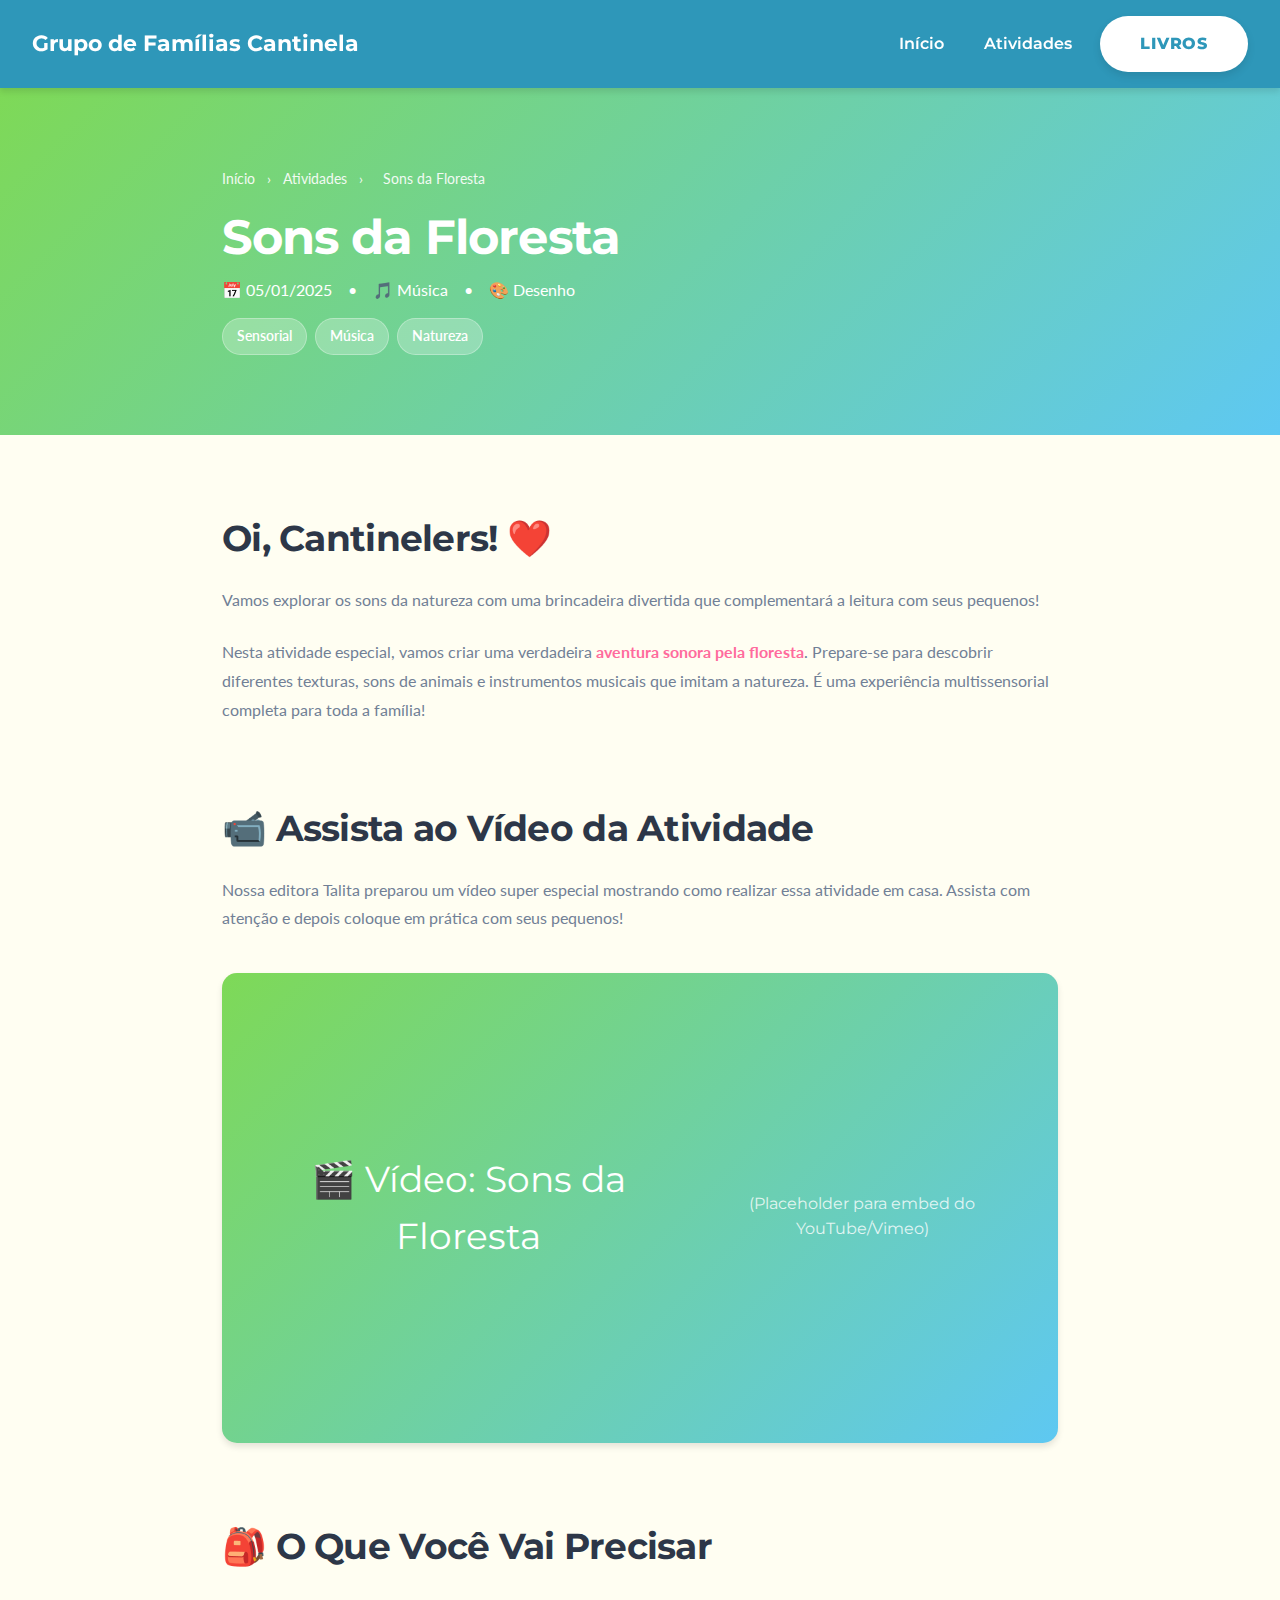
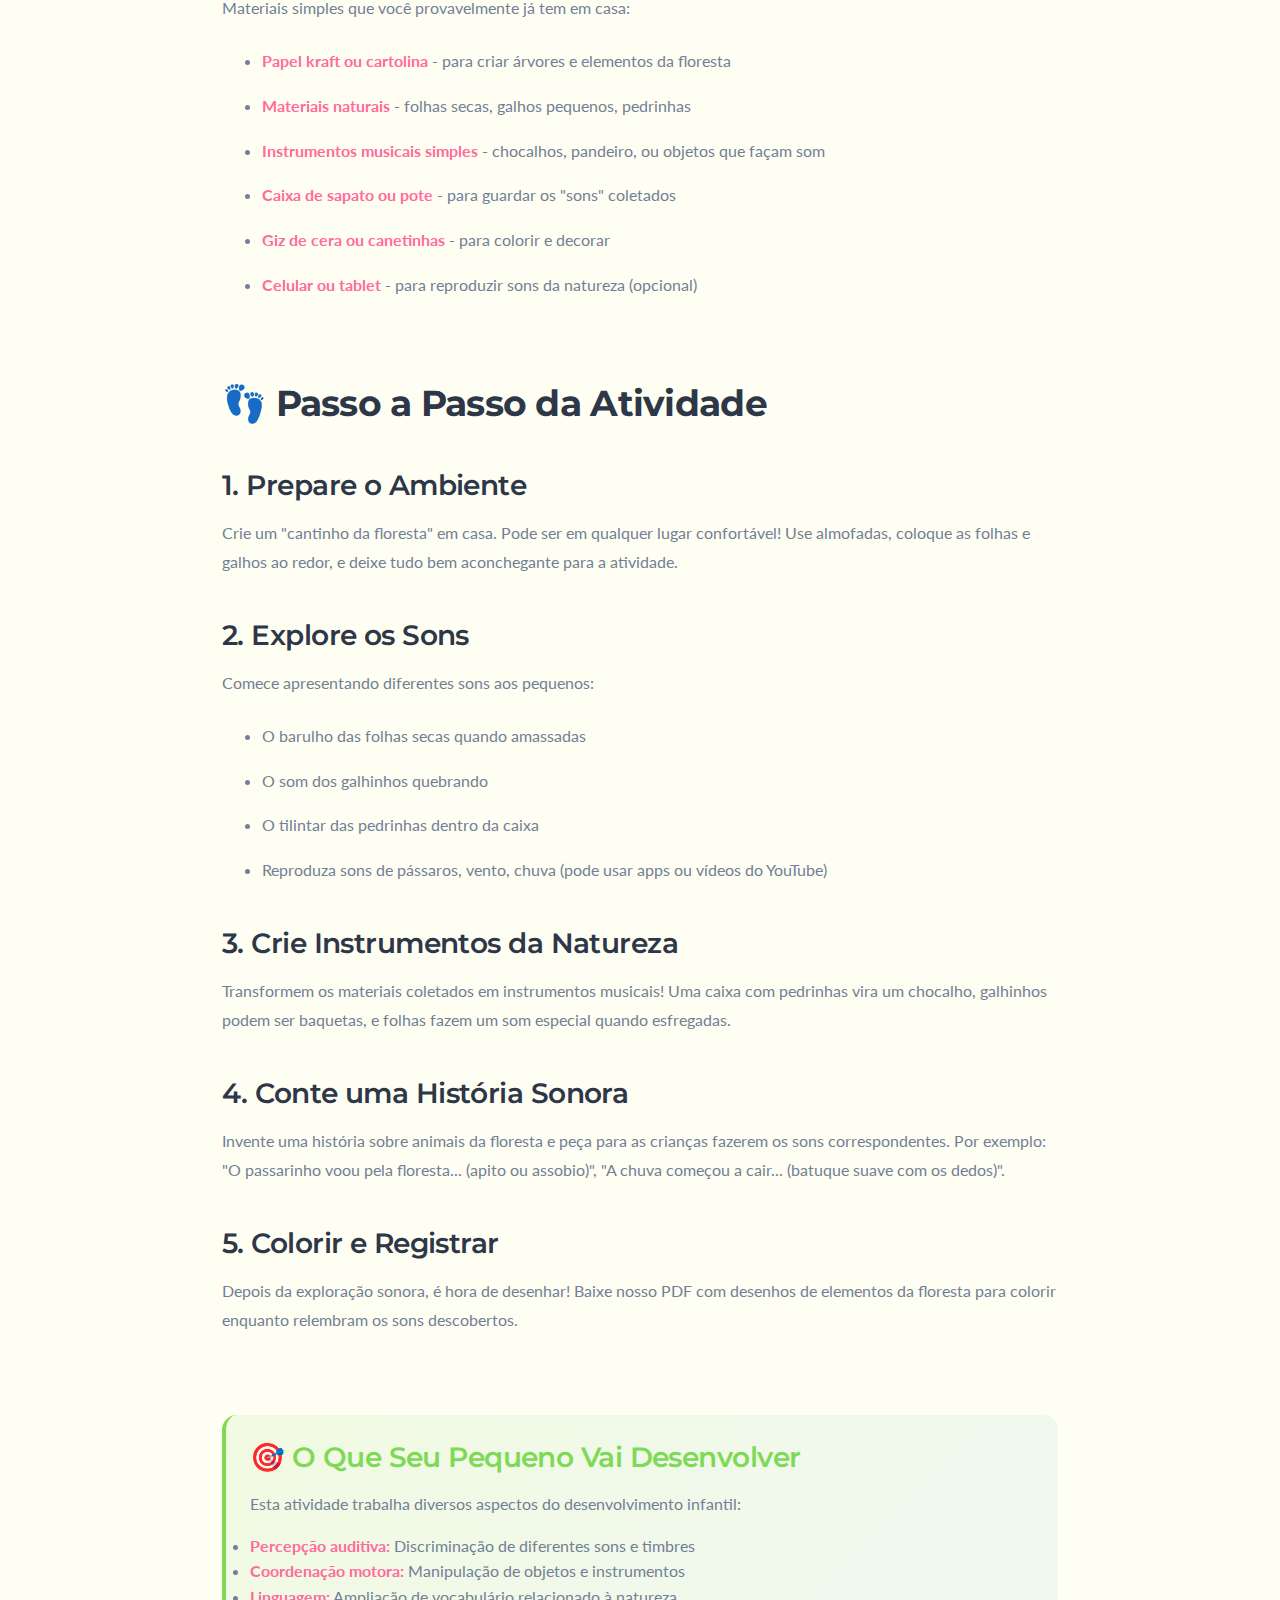
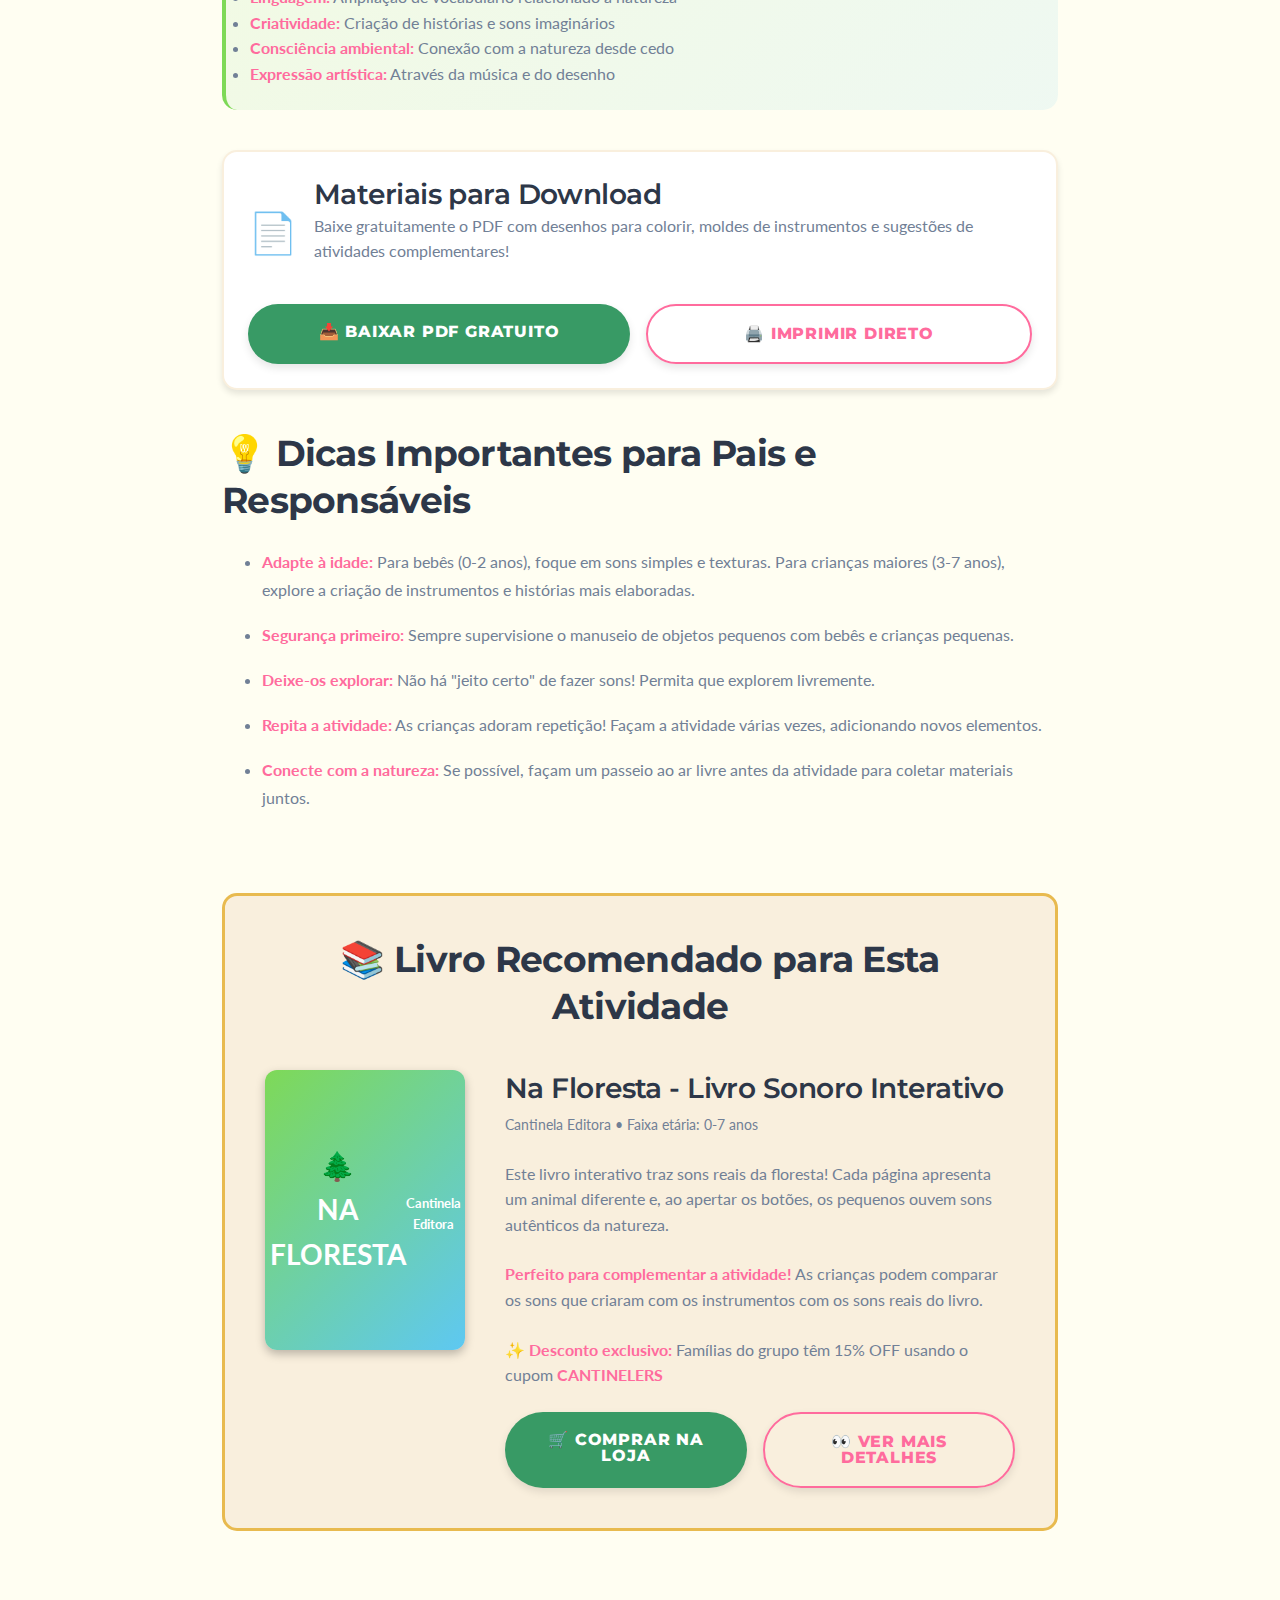
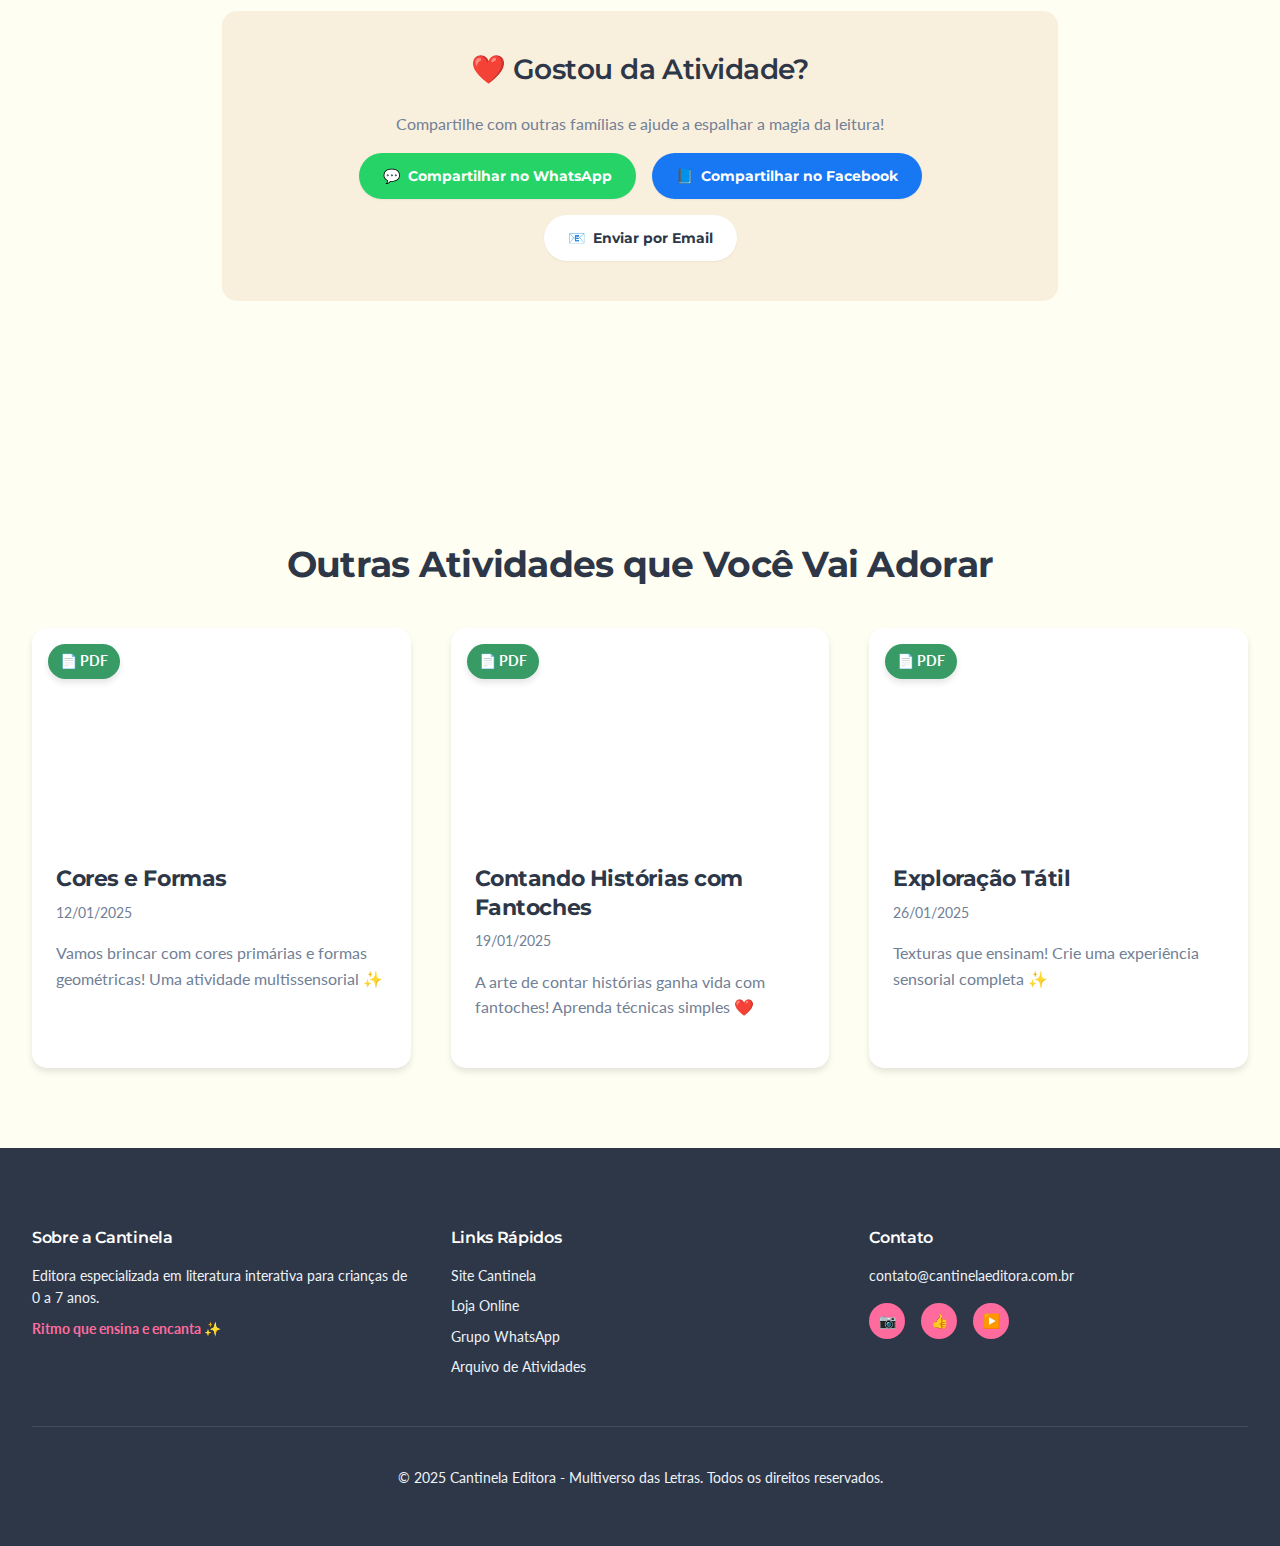
<file: atividade-sons-da-floresta.html>
<!DOCTYPE html>
<html lang="pt-BR">
<head>
    <meta charset="UTF-8">
    <meta name="viewport" content="width=device-width, initial-scale=1.0">
    <title>Sons da Floresta - Grupo de Famílias Cantinela</title>
    <meta name="description" content="Explore os sons da natureza com seus pequenos! Atividade sensorial e musical completa com vídeo, materiais para baixar e sugestão de livro.">

    <!-- Open Graph / WhatsApp Preview -->
    <meta property="og:title" content="Sons da Floresta | Atividade Sensorial e Musical">
    <meta property="og:description" content="Vamos explorar os sons da natureza com uma brincadeira divertida! Atividade completa para fazer em família ❤️">
    <meta property="og:type" content="article">
    <meta property="og:locale" content="pt_BR">
    <meta property="og:site_name" content="Cantinela Editora">

    <!-- Theme Color (Mobile) -->
    <meta name="theme-color" content="#2e97b9">

    <!-- Schema.org / Article Data -->
    <script type="application/ld+json">
    {
      "@context": "https://schema.org",
      "@type": "Article",
      "headline": "Sons da Floresta - Atividade Sensorial",
      "datePublished": "2025-01-05",
      "description": "Atividade de exploração de sons da natureza para crianças de 0-7 anos",
      "keywords": "sensorial, música, natureza, atividades infantis",
      "author": {
        "@type": "Organization",
        "name": "Cantinela Editora"
      },
      "publisher": {
        "@type": "Organization",
        "name": "Cantinela Editora",
        "description": "Ritmo que ensina e encanta"
      }
    }
    </script>

    <!-- Google Fonts -->
    <link rel="preconnect" href="https://fonts.googleapis.com">
    <link rel="preconnect" href="https://fonts.gstatic.com" crossorigin>
    <link href="https://fonts.googleapis.com/css2?family=Montserrat:wght@500;600;700;800&family=Lato:wght@400;700&display=swap" rel="stylesheet">

    <style>
        /* ================================
           CSS VARIABLES - MOBILE-FIRST
           ================================ */
        :root {
            /* New Cantinela Color Palette */
            --cantinela-header-bg: #2e97b9;
            --cantinela-bg-white: #fffef2;
            --cantinela-bg-light: #f9efdd;
            --cantinela-accent-gold: #e8ba4f;
            --cantinela-btn-green: #389a65;

            /* LP Kids - Original Color Palette */
            --lp-kids__color-text-dark: #2D3748;
            --lp-kids__color-blue: #5EC8F2;
            --lp-kids__color-beige: #FFFEF2;
            --lp-kids__color-blue-secondary: #2e97b9;
            --lp-kids__color-pink: #FF6B9D;
            --lp-kids__color-pink-secondary: #fba6b0;
            --lp-kids__color-yellow: #FFB84D;
            --lp-kids__color-yellow-secondary: #f2e0b8;
            --lp-kids__color-blue-tertiary: #cbdee1;
            --lp-kids__color-green: #7ED957;
            --lp-kids__color-grey: #718096;

            /* Typography Families */
            --font-family-headings: "Montserrat", sans-serif;
            --font-family-body: "Lato", sans-serif;

            /* MOBILE-FIRST Typography Scale */
            --text-h1: 2rem;           /* 32px mobile */
            --text-h2: 1.625rem;       /* 26px mobile */
            --text-h3: 1.375rem;       /* 22px mobile */
            --text-h4: 1.125rem;       /* 18px mobile */
            --text-h5: 1rem;           /* 16px mobile */
            --text-body: 1.0625rem;    /* 17px mobile */
            --text-body-lg: 1.125rem;  /* 18px mobile */
            --text-body-sm: 0.875rem;  /* 14px mobile */

            /* MOBILE-FIRST Spacing */
            --space-xs: 0.5rem;        /* 8px */
            --space-sm: 1rem;          /* 16px */
            --space-md: 1.5rem;        /* 24px */
            --space-lg: 2rem;          /* 32px */
            --space-xl: 3rem;          /* 48px */
            --space-2xl: 4rem;         /* 64px */

            /* Container - Mobile-First */
            --container-max: 1400px;
            --container-padding: 1rem;

            /* Border Radius */
            --radius-btn: 50px;
            --radius-card: 15px;
            --radius-img: 12px;
            --radius-full: 9999px;

            /* Shadows */
            --shadow-sm: 0 1px 2px rgba(0, 0, 0, 0.05);
            --shadow-md: 0 4px 6px rgba(0, 0, 0, 0.1);
            --shadow-lg: 0 10px 15px rgba(0, 0, 0, 0.1);
            --shadow-strong: 0 4px 10px rgba(0, 0, 0, 0.25);

            /* Transitions */
            --transition-fast: 0.15s ease-in-out;
            --transition-base: 0.2s ease-in-out;
            --transition-slow: 0.3s ease-in-out;

            /* Z-index */
            --z-sticky: 200;
        }

        /* ================================
           TABLET BREAKPOINT (640px+)
           ================================ */
        @media (min-width: 640px) {
            :root {
                --text-h1: 2.5rem;         /* 40px */
                --text-h2: 1.875rem;       /* 30px */
                --text-h3: 1.5rem;         /* 24px */
                --text-h4: 1.25rem;        /* 20px */
                --text-body: 1rem;         /* 16px */
                --text-body-lg: 1.125rem;  /* 18px */
                --text-body-sm: 0.875rem;  /* 14px */

                --container-padding: 1.5rem;
                --space-lg: 2.5rem;
                --space-xl: 4rem;
            }
        }

        /* ================================
           DESKTOP BREAKPOINT (1024px+)
           ================================ */
        @media (min-width: 1024px) {
            :root {
                --text-h1: 3rem;           /* 48px */
                --text-h2: 2.25rem;        /* 36px */
                --text-h3: 1.75rem;        /* 28px */
                --text-h4: 1.375rem;       /* 22px */

                --container-padding: 2rem;
                --space-xl: 5rem;
                --space-2xl: 6rem;
            }
        }

        /* ================================
           RESET & BASE STYLES
           ================================ */
        * {
            margin: 0;
            padding: 0;
            box-sizing: border-box;
        }

        html {
            font-size: 16px;
            scroll-behavior: smooth;
        }

        body {
            font-family: var(--font-family-body);
            font-size: var(--text-body);
            line-height: 1.6;
            color: var(--lp-kids__color-grey);
            background-color: var(--cantinela-bg-white);
        }

        /* ================================
           TYPOGRAPHY
           ================================ */
        h1, h2, h3, h4, h5, h6 {
            font-family: var(--font-family-headings);
            color: var(--lp-kids__color-text-dark);
            line-height: 1.3;
            letter-spacing: -0.02em;
            margin-bottom: var(--space-sm);
        }

        h1 {
            font-size: var(--text-h1);
            font-weight: 700;
        }

        h2 {
            font-size: var(--text-h2);
            font-weight: 700;
        }

        h3 {
            font-size: var(--text-h3);
            font-weight: 600;
        }

        h4 {
            font-size: var(--text-h4);
            font-weight: 600;
        }

        h5 {
            font-size: var(--text-h5);
            font-weight: 500;
        }

        p {
            margin-bottom: var(--space-sm);
        }

        strong {
            font-weight: 700;
            color: var(--lp-kids__color-pink);
        }

        /* ================================
           LAYOUT - CONTAINER
           ================================ */
        .container {
            width: 100%;
            max-width: var(--container-max);
            margin: 0 auto;
            padding-left: var(--container-padding);
            padding-right: var(--container-padding);
        }

        /* Article-specific narrower container for better readability */
        .article-container {
            max-width: 900px;
        }

        /* ================================
           HEADER - MOBILE-FIRST
           ================================ */
        .header {
            background: var(--cantinela-header-bg);
            padding: var(--space-sm) 0;
            box-shadow: var(--shadow-md);
            position: sticky;
            top: 0;
            z-index: var(--z-sticky);
        }

        .header-content {
            display: flex;
            justify-content: space-between;
            align-items: center;
            flex-wrap: wrap;
            gap: var(--space-sm);
        }

        .logo-text {
            color: white;
            font-size: var(--text-h4);
            font-weight: 700;
            font-family: var(--font-family-headings);
            text-decoration: none;
            transition: opacity var(--transition-base);
        }

        .logo-text:hover {
            opacity: 0.9;
        }

        /* Header Navigation */
        .header-nav {
            display: flex;
            align-items: center;
            gap: var(--space-sm);
            flex-wrap: wrap;
        }

        .nav-link {
            color: white;
            text-decoration: none;
            font-weight: 600;
            font-family: var(--font-family-headings);
            font-size: var(--text-body-sm);
            padding: 0.5rem 0.75rem;
            transition: all var(--transition-base);
            border-radius: var(--radius-btn);
        }

        .nav-link:hover {
            background: rgba(255, 255, 255, 0.15);
        }

        @media (min-width: 640px) {
            .nav-link {
                font-size: var(--text-body);
            }
        }

        .btn-small {
            padding: 0.5rem 1rem;
            font-size: var(--text-body-sm);
        }

        @media (min-width: 640px) {
            .btn-small {
                padding: 0.75rem 1.5rem;
                font-size: var(--text-body-sm);
            }
        }

        /* ================================
           BUTTONS - MOBILE-FIRST
           ================================ */
        .btn {
            display: inline-block;
            padding: 0.875rem 1.5rem;
            border-radius: var(--radius-btn);
            font-weight: 800;
            font-family: var(--font-family-headings);
            text-transform: uppercase;
            letter-spacing: 0.05em;
            text-decoration: none;
            transition: all 150ms ease-out;
            cursor: pointer;
            border: none;
            font-size: var(--text-body-sm);
            line-height: 1;
            box-shadow: 0 4px 8px rgba(0, 0, 0, 0.1);
            text-align: center;
        }

        @media (min-width: 640px) {
            .btn {
                padding: 1rem 2rem;
                font-size: var(--text-body);
            }
        }

        @media (min-width: 1024px) {
            .btn {
                padding: 1.25rem 2.5rem;
            }
        }

        .btn-primary {
            background: var(--cantinela-btn-green);
            color: white;
        }

        .btn-primary:hover {
            background: #2d7d52;
            transform: translateY(-2px);
            box-shadow: 0 6px 16px rgba(56, 154, 101, 0.35);
        }

        .btn-primary:active {
            transform: translateY(0);
            box-shadow: 0 2px 4px rgba(56, 154, 101, 0.3);
        }

        .btn-secondary {
            background: transparent;
            color: var(--lp-kids__color-pink);
            border: 2px solid var(--lp-kids__color-pink);
        }

        .btn-secondary:hover {
            background: var(--lp-kids__color-pink);
            color: var(--lp-kids__color-beige);
            transform: translateY(-2px);
            box-shadow: 0 6px 16px rgba(255, 107, 157, 0.3);
        }

        .btn-secondary:active {
            transform: translateY(0);
            box-shadow: 0 2px 4px rgba(255, 107, 157, 0.2);
        }

        .btn-white {
            background: white;
            color: var(--cantinela-header-bg);
        }

        .btn-white:hover {
            background: var(--cantinela-bg-white);
            transform: translateY(-2px);
            box-shadow: 0 6px 16px rgba(255, 255, 255, 0.4);
        }

        .btn-white:active {
            transform: translateY(0);
            box-shadow: 0 2px 4px rgba(255, 255, 255, 0.3);
        }

        /* ================================
           ARTICLE HERO - MOBILE-FIRST
           ================================ */
        .article-hero {
            background: linear-gradient(135deg, var(--lp-kids__color-green) 0%, var(--lp-kids__color-blue) 100%);
            padding: var(--space-lg) 0;
            color: white;
        }

        @media (min-width: 768px) {
            .article-hero {
                padding: var(--space-xl) 0;
            }
        }

        .breadcrumb {
            font-size: var(--text-body-sm);
            margin-bottom: var(--space-sm);
            opacity: 0.9;
        }

        .breadcrumb a {
            color: white;
            text-decoration: none;
            transition: opacity var(--transition-base);
        }

        .breadcrumb a:hover {
            opacity: 0.8;
            text-decoration: underline;
        }

        .breadcrumb span {
            margin: 0 0.5rem;
        }

        .article-hero h1 {
            color: white;
            margin-bottom: var(--space-xs);
        }

        .article-meta {
            display: flex;
            flex-wrap: wrap;
            gap: var(--space-sm);
            align-items: center;
            margin-bottom: var(--space-sm);
            font-size: var(--text-body-sm);
        }

        @media (min-width: 640px) {
            .article-meta {
                font-size: var(--text-body);
            }
        }

        .article-meta time {
            display: flex;
            align-items: center;
            gap: 0.5rem;
        }

        .article-tags {
            display: flex;
            flex-wrap: wrap;
            gap: var(--space-xs);
        }

        .tag {
            display: inline-block;
            padding: 0.375rem 0.875rem;
            background: rgba(255, 255, 255, 0.25);
            color: white;
            border-radius: 50px;
            font-size: var(--text-body-sm);
            font-weight: 600;
            border: 1px solid rgba(255, 255, 255, 0.3);
        }

        /* ================================
           ARTICLE CONTENT
           ================================ */
        .article-content {
            background: var(--cantinela-bg-white);
            padding: var(--space-xl) 0;
        }

        .content-section {
            margin-bottom: var(--space-xl);
        }

        .content-section h2 {
            color: var(--lp-kids__color-text-dark);
            margin-bottom: var(--space-md);
        }

        .content-section h3 {
            color: var(--lp-kids__color-text-dark);
            margin-bottom: var(--space-sm);
            margin-top: var(--space-lg);
        }

        .content-section p {
            font-size: var(--text-body);
            line-height: 1.8;
            margin-bottom: var(--space-md);
            color: var(--lp-kids__color-grey);
        }

        .content-section ul {
            margin: var(--space-md) 0;
            padding-left: var(--space-lg);
        }

        .content-section li {
            font-size: var(--text-body);
            line-height: 1.8;
            margin-bottom: var(--space-sm);
            color: var(--lp-kids__color-grey);
        }

        .content-section li strong {
            color: var(--lp-kids__color-pink);
        }

        /* Video Embed */
        .video-wrapper {
            position: relative;
            width: 100%;
            padding-bottom: 56.25%; /* 16:9 aspect ratio */
            background: var(--cantinela-bg-light);
            border-radius: var(--radius-card);
            overflow: hidden;
            margin: var(--space-lg) 0;
            box-shadow: var(--shadow-md);
        }

        .video-placeholder {
            position: absolute;
            top: 0;
            left: 0;
            width: 100%;
            height: 100%;
            display: flex;
            align-items: center;
            justify-content: center;
            background: linear-gradient(135deg, var(--lp-kids__color-green), var(--lp-kids__color-blue));
            color: white;
            font-size: var(--text-h2);
            font-family: var(--font-family-headings);
            text-align: center;
            padding: var(--space-md);
        }

        /* Highlight Box */
        .highlight-box {
            background: linear-gradient(135deg, rgba(126, 217, 87, 0.1), rgba(94, 200, 242, 0.1));
            border-left: 4px solid var(--lp-kids__color-green);
            padding: var(--space-md);
            border-radius: var(--radius-card);
            margin: var(--space-lg) 0;
        }

        .highlight-box h3 {
            margin-top: 0;
            color: var(--lp-kids__color-green);
        }

        /* Download Card */
        .download-card {
            background: white;
            border: 2px solid var(--cantinela-bg-light);
            border-radius: var(--radius-card);
            padding: var(--space-md);
            margin: var(--space-lg) 0;
            box-shadow: var(--shadow-md);
            transition: all var(--transition-base);
        }

        .download-card:hover {
            transform: translateY(-4px);
            box-shadow: var(--shadow-lg);
            border-color: var(--cantinela-accent-gold);
        }

        .download-header {
            display: flex;
            align-items: center;
            gap: var(--space-sm);
            margin-bottom: var(--space-sm);
        }

        .download-icon {
            font-size: 2.5rem;
        }

        .download-header h3 {
            margin: 0;
            color: var(--lp-kids__color-text-dark);
        }

        .download-description {
            margin-bottom: var(--space-md);
            color: var(--lp-kids__color-grey);
        }

        .download-actions {
            display: flex;
            flex-direction: column;
            gap: var(--space-sm);
        }

        @media (min-width: 640px) {
            .download-actions {
                flex-direction: row;
            }
        }

        .download-actions .btn {
            flex: 1;
        }

        /* Book Recommendation */
        .book-recommendation {
            background: var(--cantinela-bg-light);
            border-radius: var(--radius-card);
            padding: var(--space-lg);
            margin: var(--space-xl) 0;
            border: 3px solid var(--cantinela-accent-gold);
        }

        .book-recommendation h2 {
            text-align: center;
            margin-bottom: var(--space-lg);
        }

        .book-content {
            display: flex;
            flex-direction: column;
            gap: var(--space-lg);
            align-items: center;
        }

        @media (min-width: 768px) {
            .book-content {
                flex-direction: row;
                align-items: flex-start;
            }
        }

        .book-cover {
            flex-shrink: 0;
            width: 200px;
            height: 280px;
            background: linear-gradient(135deg, var(--lp-kids__color-green), var(--lp-kids__color-blue));
            border-radius: var(--radius-img);
            box-shadow: var(--shadow-strong);
            display: flex;
            align-items: center;
            justify-content: center;
            color: white;
            font-size: var(--text-h3);
            font-weight: 700;
            text-align: center;
            padding: var(--space-md);
        }

        .book-info {
            flex: 1;
        }

        .book-info h3 {
            color: var(--lp-kids__color-text-dark);
            margin-bottom: var(--space-xs);
        }

        .book-info .book-meta {
            font-size: var(--text-body-sm);
            color: var(--lp-kids__color-grey);
            margin-bottom: var(--space-md);
        }

        .book-info p {
            margin-bottom: var(--space-md);
        }

        .book-actions {
            display: flex;
            flex-direction: column;
            gap: var(--space-sm);
            margin-top: var(--space-md);
        }

        @media (min-width: 640px) {
            .book-actions {
                flex-direction: row;
            }
        }

        /* Share Section */
        .share-section {
            background: var(--cantinela-bg-light);
            padding: var(--space-lg);
            border-radius: var(--radius-card);
            text-align: center;
            margin: var(--space-xl) 0;
        }

        .share-section h3 {
            margin-bottom: var(--space-md);
        }

        .share-buttons {
            display: flex;
            flex-wrap: wrap;
            gap: var(--space-sm);
            justify-content: center;
        }

        .share-btn {
            display: inline-flex;
            align-items: center;
            gap: 0.5rem;
            padding: 0.75rem 1.5rem;
            background: white;
            color: var(--lp-kids__color-text-dark);
            border-radius: var(--radius-btn);
            text-decoration: none;
            font-weight: 700;
            font-family: var(--font-family-headings);
            font-size: var(--text-body-sm);
            transition: all var(--transition-base);
            box-shadow: var(--shadow-sm);
        }

        .share-btn:hover {
            transform: translateY(-2px);
            box-shadow: var(--shadow-md);
        }

        .share-btn.whatsapp {
            background: #25D366;
            color: white;
        }

        .share-btn.facebook {
            background: #1877F2;
            color: white;
        }

        /* Related Activities */
        .related-activities {
            background: var(--cantinela-bg-white);
            padding: var(--space-xl) 0;
        }

        .related-activities h2 {
            text-align: center;
            margin-bottom: var(--space-lg);
        }

        .related-grid {
            display: grid;
            grid-template-columns: 1fr;
            gap: var(--space-lg);
        }

        @media (min-width: 640px) {
            .related-grid {
                grid-template-columns: repeat(2, 1fr);
            }
        }

        @media (min-width: 1024px) {
            .related-grid {
                grid-template-columns: repeat(3, 1fr);
            }
        }

        /* Activity Card (reused from home) */
        .activity-card {
            background: #ffffff;
            border-radius: var(--radius-card);
            box-shadow: var(--shadow-md);
            overflow: hidden;
            transition: all var(--transition-base);
            display: flex;
            flex-direction: column;
            text-decoration: none;
        }

        .activity-card:hover {
            transform: translateY(-4px);
            box-shadow: var(--shadow-strong);
        }

        .card-thumbnail {
            position: relative;
            width: 100%;
            aspect-ratio: 16/9;
            overflow: hidden;
            border-radius: var(--radius-card) var(--radius-card) 0 0;
        }

        .card-thumbnail img {
            width: 100%;
            height: 100%;
            object-fit: cover;
            transition: transform var(--transition-base);
        }

        .activity-card:hover .card-thumbnail img {
            transform: scale(1.05);
        }

        .badge-pdf {
            position: absolute;
            top: var(--space-sm);
            left: var(--space-sm);
            background: var(--cantinela-btn-green);
            color: white;
            padding: 0.375rem 0.75rem;
            border-radius: 20px;
            font-size: var(--text-body-sm);
            font-weight: 700;
            box-shadow: var(--shadow-md);
            z-index: 10;
        }

        .card-content {
            padding: var(--space-sm);
            flex-grow: 1;
            display: flex;
            flex-direction: column;
        }

        @media (min-width: 640px) {
            .card-content {
                padding: var(--space-md);
            }
        }

        .card-title {
            font-size: var(--text-h4);
            color: var(--lp-kids__color-text-dark);
            margin-bottom: var(--space-xs);
            font-weight: 700;
        }

        .card-meta {
            font-size: var(--text-body-sm);
            color: var(--lp-kids__color-grey);
            margin-bottom: var(--space-sm);
            display: block;
        }

        .card-description {
            margin-bottom: var(--space-md);
            color: var(--lp-kids__color-grey);
            font-size: var(--text-body);
            line-height: 1.6;
        }

        /* ================================
           BOTTOM NAVIGATION - MOBILE-ONLY
           ================================ */
        .bottom-nav {
            display: flex;
            justify-content: space-around;
            align-items: center;
            position: fixed;
            bottom: 0;
            left: 0;
            right: 0;
            background: white;
            border-top: 1px solid var(--lp-kids__color-blue-tertiary);
            padding: var(--space-xs) 0;
            box-shadow: 0 -4px 12px rgba(0, 0, 0, 0.08);
            z-index: var(--z-sticky);
            -webkit-backdrop-filter: blur(10px);
            backdrop-filter: blur(10px);
        }

        @media (min-width: 768px) {
            .bottom-nav {
                display: none;
            }
        }

        .bottom-nav-item {
            display: flex;
            flex-direction: column;
            align-items: center;
            gap: 0.25rem;
            padding: var(--space-xs) var(--space-sm);
            text-decoration: none;
            color: var(--lp-kids__color-grey);
            transition: all 150ms ease-out;
            border-radius: 8px;
            min-width: 64px;
        }

        .bottom-nav-item:active {
            transform: scale(0.95);
        }

        .bottom-nav-item.active {
            color: var(--lp-kids__color-pink);
        }

        .bottom-nav-icon {
            font-size: 1.5rem;
            line-height: 1;
        }

        .bottom-nav-label {
            font-size: 0.625rem;
            font-weight: 700;
            text-transform: uppercase;
            letter-spacing: 0.05em;
            font-family: var(--font-family-headings);
        }

        /* Add padding to body on mobile */
        @media (max-width: 767px) {
            body {
                padding-bottom: 80px;
            }
        }

        /* ================================
           FOOTER
           ================================ */
        .footer {
            background: var(--lp-kids__color-text-dark);
            color: #EDF2F7;
            padding: var(--space-xl) 0 var(--space-lg);
        }

        .footer-content {
            display: grid;
            grid-template-columns: 1fr;
            gap: var(--space-lg);
            margin-bottom: var(--space-lg);
        }

        @media (min-width: 640px) {
            .footer-content {
                grid-template-columns: repeat(2, 1fr);
            }
        }

        @media (min-width: 1024px) {
            .footer-content {
                grid-template-columns: repeat(3, 1fr);
            }
        }

        .footer-section h4 {
            color: white;
            margin-bottom: var(--space-sm);
            font-size: var(--text-h5);
        }

        .footer-section p,
        .footer-section a {
            color: #EDF2F7;
            text-decoration: none;
            display: block;
            margin-bottom: var(--space-xs);
            font-size: var(--text-body-sm);
        }

        .footer-section a:hover {
            color: var(--lp-kids__color-pink);
        }

        .footer-bottom {
            text-align: center;
            padding-top: var(--space-lg);
            border-top: 1px solid rgba(255,255,255,0.1);
            font-size: var(--text-body-sm);
        }

        .social-links {
            display: flex;
            gap: var(--space-sm);
            margin-top: var(--space-sm);
        }

        .social-links a {
            display: inline-flex;
            align-items: center;
            justify-content: center;
            width: 36px;
            height: 36px;
            background: var(--lp-kids__color-pink);
            border-radius: var(--radius-full);
            color: white;
            transition: background var(--transition-base);
        }

        .social-links a:hover {
            background: var(--lp-kids__color-yellow);
        }
    </style>
</head>
<body>

    <!-- ================================
         HEADER
         ================================ -->
    <header class="header">
        <div class="container">
            <div class="header-content">
                <a href="index.html" class="logo-text">Grupo de Famílias Cantinela</a>
                <nav class="header-nav">
                    <a href="index.html" class="nav-link">Início</a>
                    <a href="arquivo.html" class="nav-link">Atividades</a>
                    <a href="https://multiletras.com.br/cantinela" class="btn btn-white btn-small" target="_blank" rel="noopener">
                        Livros
                    </a>
                </nav>
            </div>
        </div>
    </header>

    <!-- ================================
         ARTICLE HERO
         ================================ -->
    <section class="article-hero">
        <div class="container article-container">
            <div class="breadcrumb">
                <a href="index.html">Início</a>
                <span>›</span>
                <a href="arquivo.html">Atividades</a>
                <span>›</span>
                <span>Sons da Floresta</span>
            </div>

            <h1>Sons da Floresta</h1>

            <div class="article-meta">
                <time datetime="2025-01-05">
                    📅 05/01/2025
                </time>
                <span>•</span>
                <span>🎵 Música</span>
                <span>•</span>
                <span>🎨 Desenho</span>
            </div>

            <div class="article-tags">
                <span class="tag">Sensorial</span>
                <span class="tag">Música</span>
                <span class="tag">Natureza</span>
            </div>
        </div>
    </section>

    <!-- ================================
         ARTICLE CONTENT
         ================================ -->
    <section class="article-content">
        <div class="container article-container">

            <!-- Introduction -->
            <div class="content-section">
                <h2>Oi, Cantinelers! ❤️</h2>
                <p>
                    Vamos explorar os sons da natureza com uma brincadeira divertida que complementará a leitura com seus pequenos!
                </p>
                <p>
                    Nesta atividade especial, vamos criar uma verdadeira <strong>aventura sonora pela floresta</strong>. Prepare-se para descobrir diferentes texturas, sons de animais e instrumentos musicais que imitam a natureza. É uma experiência multissensorial completa para toda a família!
                </p>
            </div>

            <!-- Video Section -->
            <div class="content-section">
                <h2>📹 Assista ao Vídeo da Atividade</h2>
                <p>
                    Nossa editora Talita preparou um vídeo super especial mostrando como realizar essa atividade em casa. Assista com atenção e depois coloque em prática com seus pequenos!
                </p>

                <div class="video-wrapper">
                    <div class="video-placeholder">
                        🎬 Vídeo: Sons da Floresta<br>
                        <span style="font-size: 1rem; opacity: 0.8; margin-top: 1rem;">(Placeholder para embed do YouTube/Vimeo)</span>
                    </div>
                </div>
            </div>

            <!-- What You'll Need -->
            <div class="content-section">
                <h2>🎒 O Que Você Vai Precisar</h2>
                <p>
                    Materiais simples que você provavelmente já tem em casa:
                </p>
                <ul>
                    <li><strong>Papel kraft ou cartolina</strong> - para criar árvores e elementos da floresta</li>
                    <li><strong>Materiais naturais</strong> - folhas secas, galhos pequenos, pedrinhas</li>
                    <li><strong>Instrumentos musicais simples</strong> - chocalhos, pandeiro, ou objetos que façam som</li>
                    <li><strong>Caixa de sapato ou pote</strong> - para guardar os "sons" coletados</li>
                    <li><strong>Giz de cera ou canetinhas</strong> - para colorir e decorar</li>
                    <li><strong>Celular ou tablet</strong> - para reproduzir sons da natureza (opcional)</li>
                </ul>
            </div>

            <!-- Step by Step -->
            <div class="content-section">
                <h2>👣 Passo a Passo da Atividade</h2>

                <h3>1. Prepare o Ambiente</h3>
                <p>
                    Crie um "cantinho da floresta" em casa. Pode ser em qualquer lugar confortável! Use almofadas, coloque as folhas e galhos ao redor, e deixe tudo bem aconchegante para a atividade.
                </p>

                <h3>2. Explore os Sons</h3>
                <p>
                    Comece apresentando diferentes sons aos pequenos:
                </p>
                <ul>
                    <li>O barulho das folhas secas quando amassadas</li>
                    <li>O som dos galhinhos quebrando</li>
                    <li>O tilintar das pedrinhas dentro da caixa</li>
                    <li>Reproduza sons de pássaros, vento, chuva (pode usar apps ou vídeos do YouTube)</li>
                </ul>

                <h3>3. Crie Instrumentos da Natureza</h3>
                <p>
                    Transformem os materiais coletados em instrumentos musicais! Uma caixa com pedrinhas vira um chocalho, galhinhos podem ser baquetas, e folhas fazem um som especial quando esfregadas.
                </p>

                <h3>4. Conte uma História Sonora</h3>
                <p>
                    Invente uma história sobre animais da floresta e peça para as crianças fazerem os sons correspondentes. Por exemplo: "O passarinho voou pela floresta... (apito ou assobio)", "A chuva começou a cair... (batuque suave com os dedos)".
                </p>

                <h3>5. Colorir e Registrar</h3>
                <p>
                    Depois da exploração sonora, é hora de desenhar! Baixe nosso PDF com desenhos de elementos da floresta para colorir enquanto relembram os sons descobertos.
                </p>
            </div>

            <!-- Learning Goals -->
            <div class="highlight-box">
                <h3>🎯 O Que Seu Pequeno Vai Desenvolver</h3>
                <p>
                    Esta atividade trabalha diversos aspectos do desenvolvimento infantil:
                </p>
                <ul>
                    <li><strong>Percepção auditiva:</strong> Discriminação de diferentes sons e timbres</li>
                    <li><strong>Coordenação motora:</strong> Manipulação de objetos e instrumentos</li>
                    <li><strong>Linguagem:</strong> Ampliação de vocabulário relacionado à natureza</li>
                    <li><strong>Criatividade:</strong> Criação de histórias e sons imaginários</li>
                    <li><strong>Consciência ambiental:</strong> Conexão com a natureza desde cedo</li>
                    <li><strong>Expressão artística:</strong> Através da música e do desenho</li>
                </ul>
            </div>

            <!-- Download Materials -->
            <div class="download-card">
                <div class="download-header">
                    <span class="download-icon">📄</span>
                    <div>
                        <h3>Materiais para Download</h3>
                        <p class="download-description">
                            Baixe gratuitamente o PDF com desenhos para colorir, moldes de instrumentos e sugestões de atividades complementares!
                        </p>
                    </div>
                </div>
                <div class="download-actions">
                    <a href="#" class="btn btn-primary">📥 Baixar PDF Gratuito</a>
                    <a href="#" class="btn btn-secondary">🖨️ Imprimir Direto</a>
                </div>
            </div>

            <!-- Tips for Parents -->
            <div class="content-section">
                <h2>💡 Dicas Importantes para Pais e Responsáveis</h2>
                <ul>
                    <li><strong>Adapte à idade:</strong> Para bebês (0-2 anos), foque em sons simples e texturas. Para crianças maiores (3-7 anos), explore a criação de instrumentos e histórias mais elaboradas.</li>
                    <li><strong>Segurança primeiro:</strong> Sempre supervisione o manuseio de objetos pequenos com bebês e crianças pequenas.</li>
                    <li><strong>Deixe-os explorar:</strong> Não há "jeito certo" de fazer sons! Permita que explorem livremente.</li>
                    <li><strong>Repita a atividade:</strong> As crianças adoram repetição! Façam a atividade várias vezes, adicionando novos elementos.</li>
                    <li><strong>Conecte com a natureza:</strong> Se possível, façam um passeio ao ar livre antes da atividade para coletar materiais juntos.</li>
                </ul>
            </div>

            <!-- Book Recommendation -->
            <div class="book-recommendation">
                <h2>📚 Livro Recomendado para Esta Atividade</h2>
                <div class="book-content">
                    <div class="book-cover">
                        🌲<br>
                        NA FLORESTA<br>
                        <small style="font-size: 0.8rem; margin-top: 0.5rem;">Cantinela Editora</small>
                    </div>
                    <div class="book-info">
                        <h3>Na Floresta - Livro Sonoro Interativo</h3>
                        <p class="book-meta">Cantinela Editora • Faixa etária: 0-7 anos</p>
                        <p>
                            Este livro interativo traz sons reais da floresta! Cada página apresenta um animal diferente e, ao apertar os botões, os pequenos ouvem sons autênticos da natureza.
                        </p>
                        <p>
                            <strong>Perfeito para complementar a atividade!</strong> As crianças podem comparar os sons que criaram com os instrumentos com os sons reais do livro.
                        </p>
                        <p>
                            <strong>✨ Desconto exclusivo:</strong> Famílias do grupo têm 15% OFF usando o cupom <strong>CANTINELERS</strong>
                        </p>
                        <div class="book-actions">
                            <a href="https://multiletras.com.br/cantinela" class="btn btn-primary" target="_blank" rel="noopener">
                                🛒 Comprar na Loja
                            </a>
                            <a href="https://multiletras.com.br/cantinela" class="btn btn-secondary" target="_blank" rel="noopener">
                                👀 Ver Mais Detalhes
                            </a>
                        </div>
                    </div>
                </div>
            </div>

            <!-- Share Section -->
            <div class="share-section">
                <h3>❤️ Gostou da Atividade?</h3>
                <p>Compartilhe com outras famílias e ajude a espalhar a magia da leitura!</p>
                <div class="share-buttons">
                    <a href="#" class="share-btn whatsapp">
                        <span>💬</span>
                        <span>Compartilhar no WhatsApp</span>
                    </a>
                    <a href="#" class="share-btn facebook">
                        <span>📘</span>
                        <span>Compartilhar no Facebook</span>
                    </a>
                    <a href="#" class="share-btn">
                        <span>📧</span>
                        <span>Enviar por Email</span>
                    </a>
                </div>
            </div>

        </div>
    </section>

    <!-- ================================
         RELATED ACTIVITIES
         ================================ -->
    <section class="related-activities">
        <div class="container">
            <h2>Outras Atividades que Você Vai Adorar</h2>

            <div class="related-grid">
                <!-- Related Activity 1 -->
                <a href="#" class="activity-card">
                    <div class="card-thumbnail">
                        <span class="badge-pdf">📄 PDF</span>
                        <img src="https://placehold.co/640x360/FFB84D/FFFFFF/webp?text=Cores+e+Formas&font=montserrat"
                             alt="Thumbnail da atividade: Cores e Formas"
                             loading="lazy">
                    </div>
                    <div class="card-content">
                        <h3 class="card-title">Cores e Formas</h3>
                        <time datetime="2025-01-12" class="card-meta">12/01/2025</time>
                        <p class="card-description">
                            Vamos brincar com cores primárias e formas geométricas! Uma atividade multissensorial ✨
                        </p>
                    </div>
                </a>

                <!-- Related Activity 2 -->
                <a href="#" class="activity-card">
                    <div class="card-thumbnail">
                        <span class="badge-pdf">📄 PDF</span>
                        <img src="https://placehold.co/640x360/5EC8F2/FFFFFF/webp?text=Fantoches&font=montserrat"
                             alt="Thumbnail da atividade: Contando Histórias com Fantoches"
                             loading="lazy">
                    </div>
                    <div class="card-content">
                        <h3 class="card-title">Contando Histórias com Fantoches</h3>
                        <time datetime="2025-01-19" class="card-meta">19/01/2025</time>
                        <p class="card-description">
                            A arte de contar histórias ganha vida com fantoches! Aprenda técnicas simples ❤️
                        </p>
                    </div>
                </a>

                <!-- Related Activity 3 -->
                <a href="#" class="activity-card">
                    <div class="card-thumbnail">
                        <span class="badge-pdf">📄 PDF</span>
                        <img src="https://placehold.co/640x360/FF6B9D/FFFFFF/webp?text=Exploração+Tátil&font=montserrat"
                             alt="Thumbnail da atividade: Exploração Tátil"
                             loading="lazy">
                    </div>
                    <div class="card-content">
                        <h3 class="card-title">Exploração Tátil</h3>
                        <time datetime="2025-01-26" class="card-meta">26/01/2025</time>
                        <p class="card-description">
                            Texturas que ensinam! Crie uma experiência sensorial completa ✨
                        </p>
                    </div>
                </a>
            </div>
        </div>
    </section>

    <!-- ================================
         BOTTOM NAVIGATION - MOBILE-ONLY
         ================================ -->
    <nav class="bottom-nav" aria-label="Navegação principal mobile">
        <a href="index.html" class="bottom-nav-item" aria-label="Início">
            <span class="bottom-nav-icon">🏠</span>
            <span class="bottom-nav-label">Início</span>
        </a>
        <a href="arquivo.html" class="bottom-nav-item active" aria-label="Atividades" aria-current="page">
            <span class="bottom-nav-icon">📚</span>
            <span class="bottom-nav-label">Atividades</span>
        </a>
        <a href="https://multiletras.com.br/cantinela" class="bottom-nav-item" aria-label="Loja Cantinela" target="_blank" rel="noopener">
            <span class="bottom-nav-icon">🛒</span>
            <span class="bottom-nav-label">Loja</span>
        </a>
    </nav>

    <!-- ================================
         FOOTER
         ================================ -->
    <footer class="footer">
        <div class="container">
            <div class="footer-content">
                <div class="footer-section">
                    <h4>Sobre a Cantinela</h4>
                    <p>Editora especializada em literatura interativa para crianças de 0 a 7 anos.</p>
                    <p><strong>Ritmo que ensina e encanta ✨</strong></p>
                </div>

                <div class="footer-section">
                    <h4>Links Rápidos</h4>
                    <a href="https://cantinelaeditora.com.br" target="_blank" rel="noopener">Site Cantinela</a>
                    <a href="https://multiletras.com.br/cantinela" target="_blank" rel="noopener">Loja Online</a>
                    <a href="#" target="_blank" rel="noopener">Grupo WhatsApp</a>
                    <a href="arquivo.html">Arquivo de Atividades</a>
                </div>

                <div class="footer-section">
                    <h4>Contato</h4>
                    <p>contato@cantinelaeditora.com.br</p>
                    <div class="social-links">
                        <a href="#" aria-label="Instagram">📷</a>
                        <a href="#" aria-label="Facebook">👍</a>
                        <a href="#" aria-label="YouTube">▶️</a>
                    </div>
                </div>
            </div>

            <div class="footer-bottom">
                <p>&copy; 2025 Cantinela Editora - Multiverso das Letras. Todos os direitos reservados.</p>
            </div>
        </div>
    </footer>

</body>
</html>
</file>
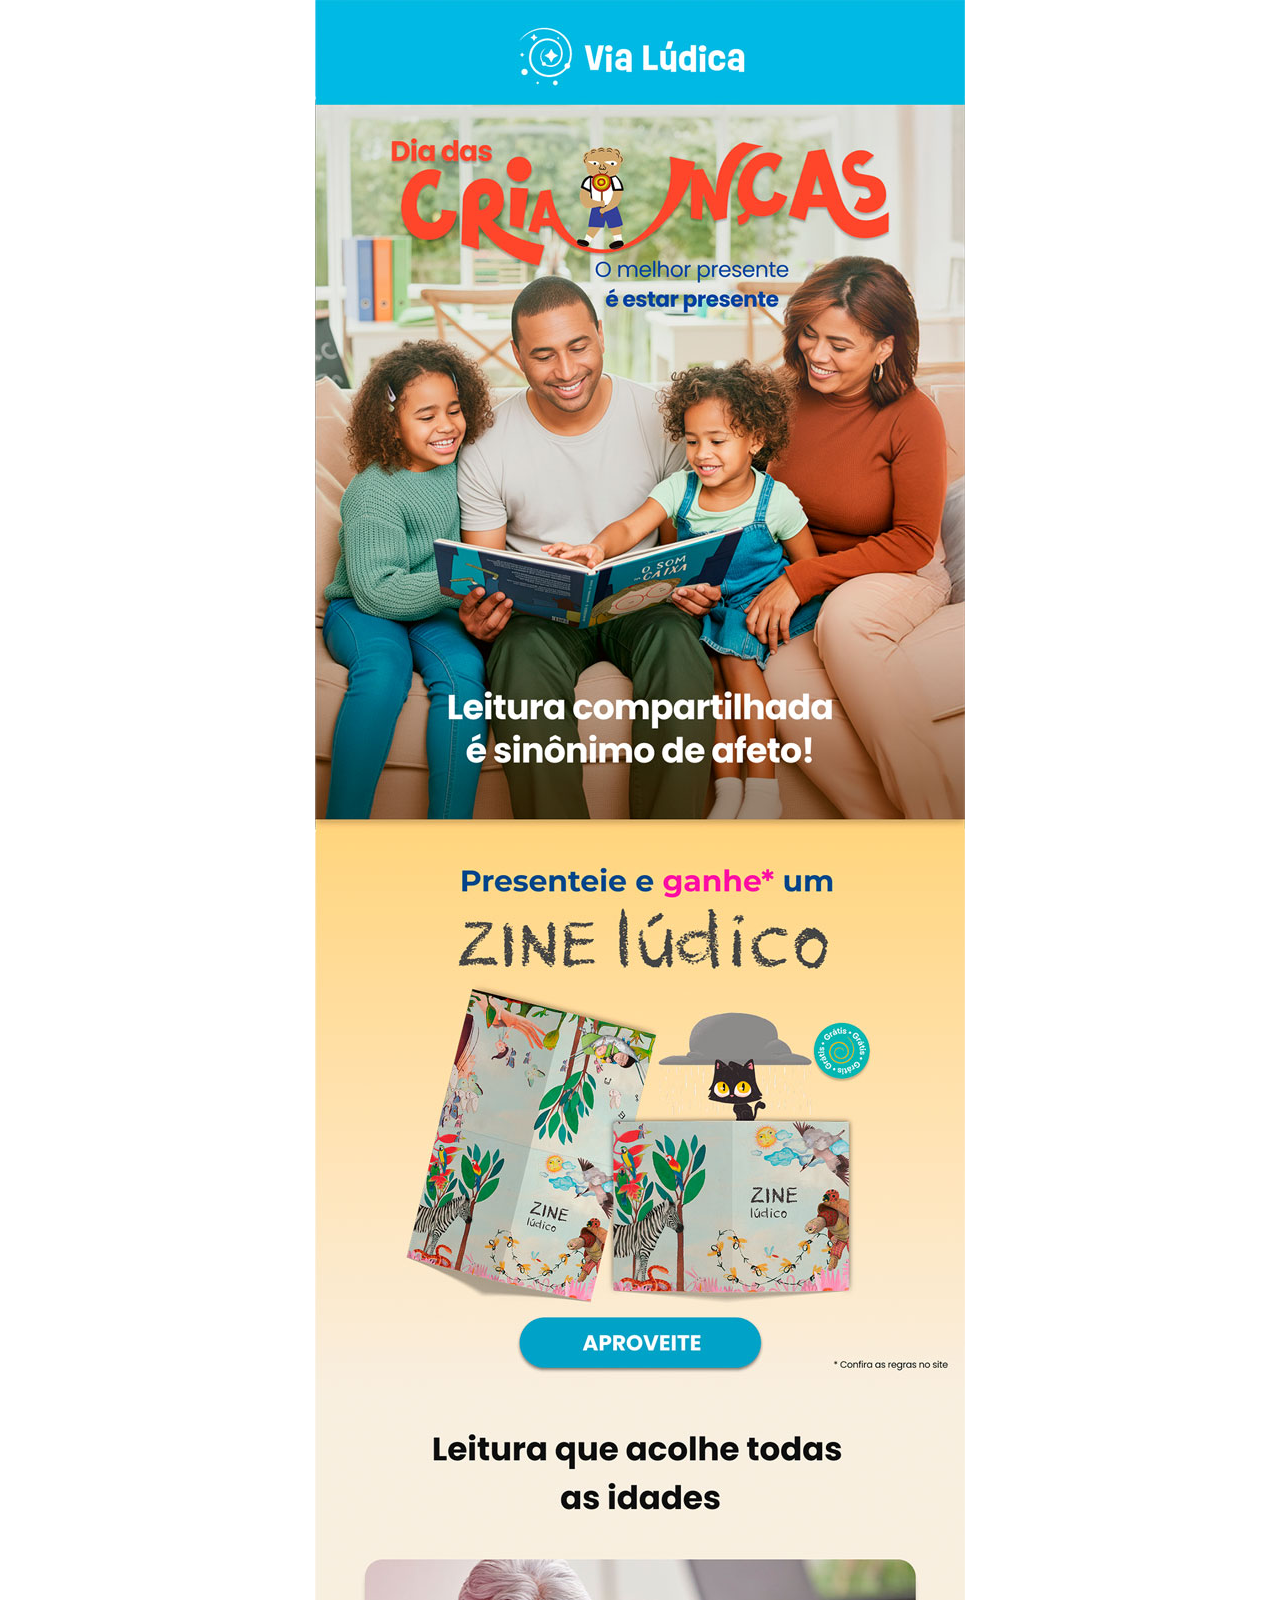
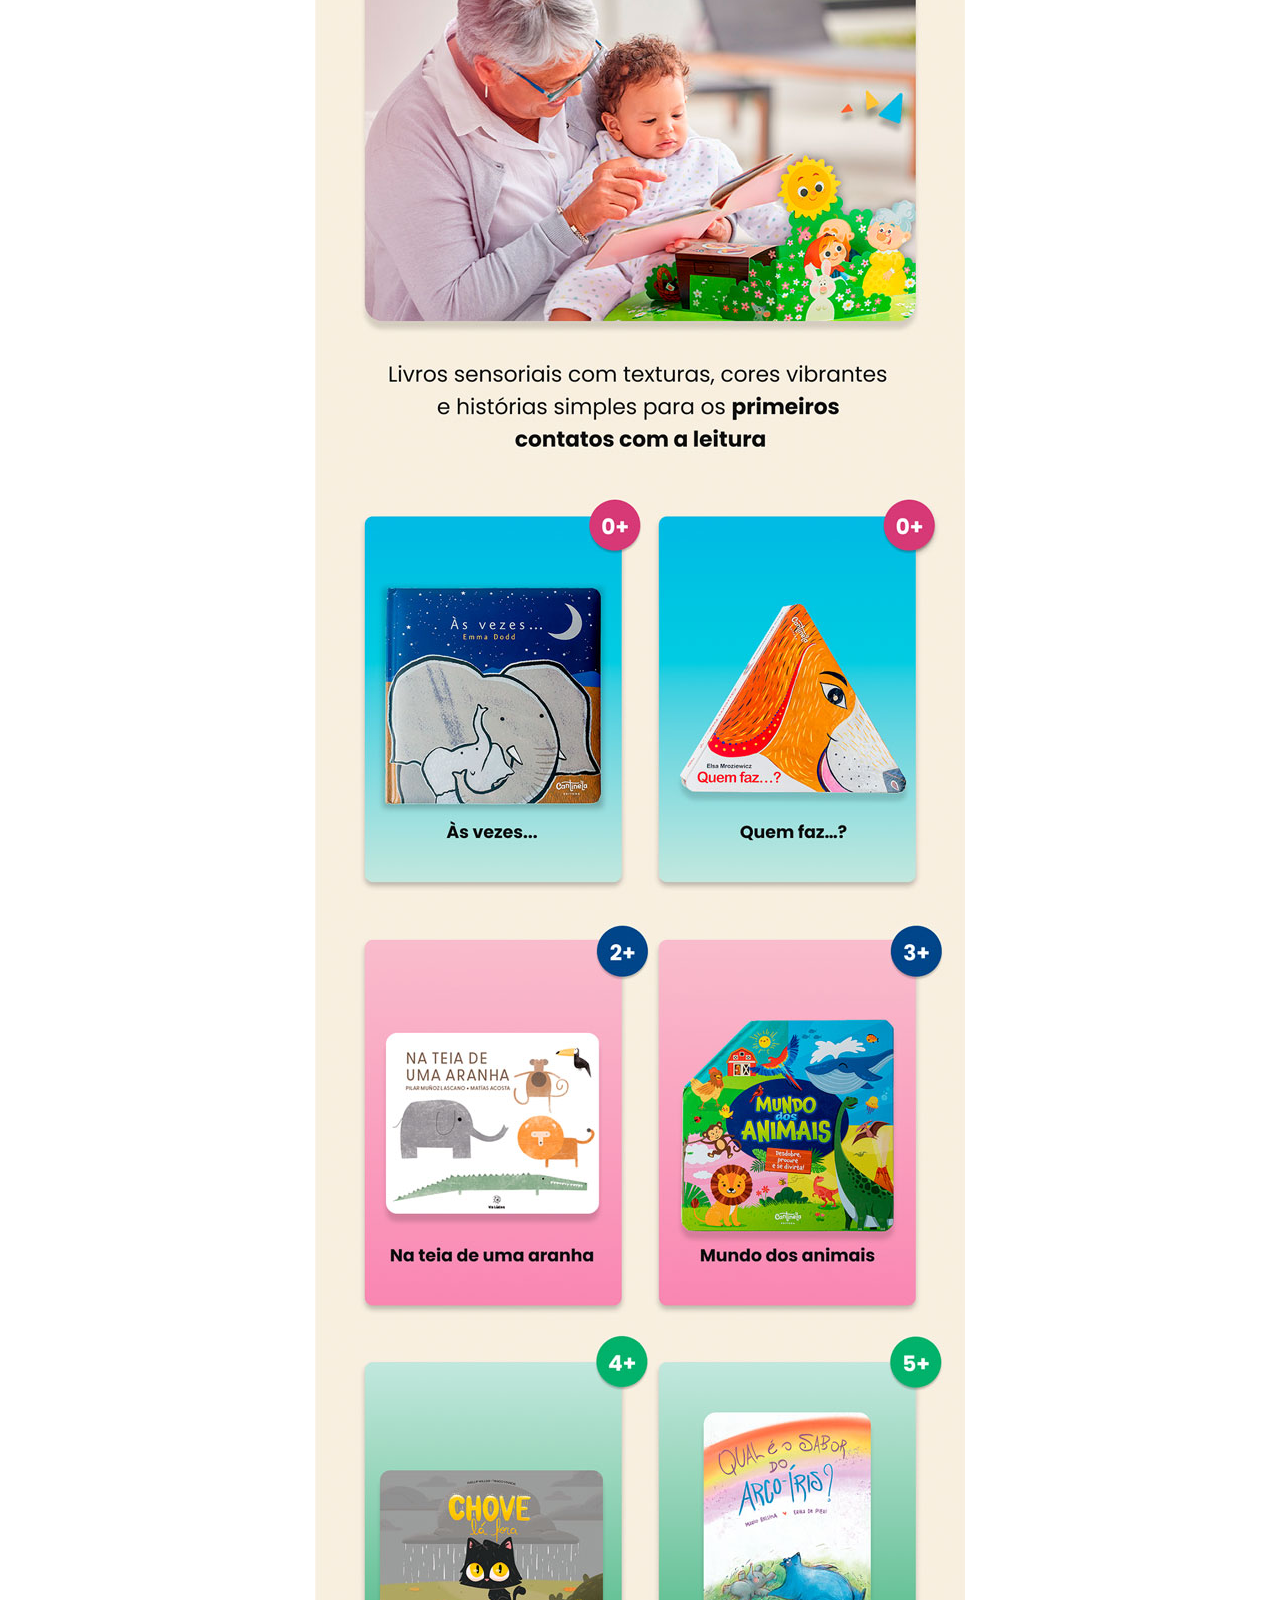
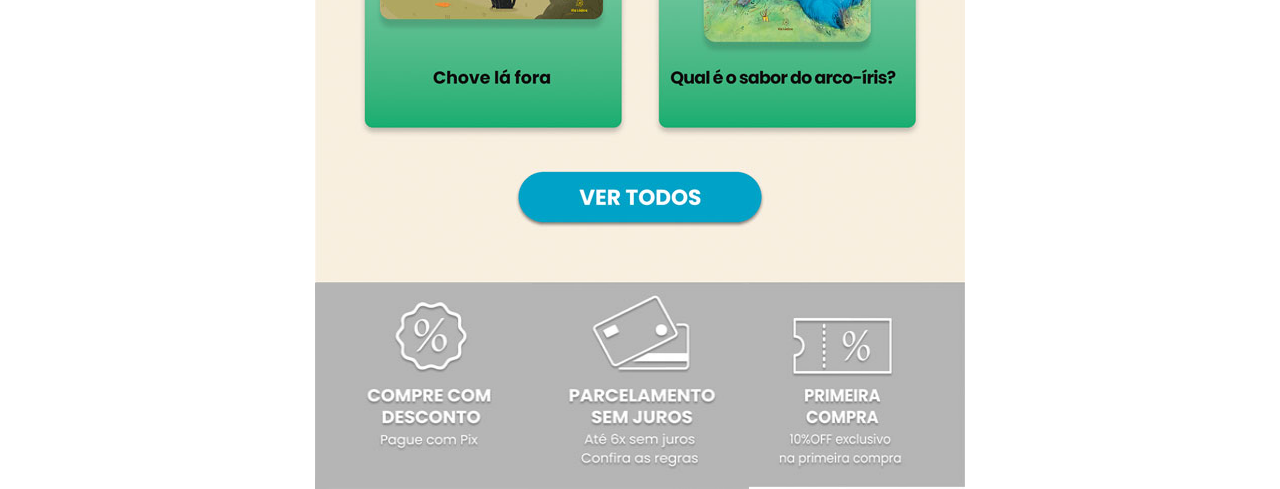
<file: news-livros-bebe.html>
<html>

  <head>
    <title>NEWS LIVROS PARA BEBÊS</title>
    <meta http-equiv="Content-Type" content="text/html; charset=utf-8">
    <meta name="viewport" content="width=650, initial-scale=1.0">


    <style type="text/css">
      /* Reduz tudo proporcionalmente no mobile */
      @media only screen and (max-width: 650px) {
        table[id="Tabela_01"] {
          width: 100% !important;
        }

        table[id="Tabela_01"] img {
          width: 100% !important;
          height: auto !important;
        }

        td {
          width: auto !important;
        }
      }
    </style>
  </head>


  <body bgcolor="#FFFFFF" leftmargin="0" topmargin="0" marginwidth="0" marginheight="0">
    <table id="Tabela_01" width="650" border="0" cellpadding="0" cellspacing="0" align="center" style="margin:0 auto; width:100%; max-width:650px; border-collapse:collapse; mso-line-height-rule:exactly;">
      <tr>
        <td colspan="2" style="padding:0; margin:0; font-size:0; line-height:0;">
          <img src="https://marketing-mletras.github.io/images/NEWS-LIVROS-PARA-BEBE%CC%82S_01.jpg" width="650" height="104" alt="" style="display:block; width:650px; height:104px; border:0; margin:0; padding:0;">
        </td>
      </tr>
      <tr>
        <td colspan="2" style="padding:0; margin:0; font-size:0; line-height:0;">
          <img src="https://marketing-mletras.github.io/images/NEWS-LIVROS-PARA-BEBE%CC%82S_02.jpg" width="650" height="715" alt="" style="display:block; width:650px; height:715px; border:0; margin:0; padding:0;">
        </td>
      </tr>
      <tr>
        <td colspan="2" style="padding:0; margin:0; font-size:0; line-height:0;">
          <img src="https://marketing-mletras.github.io/images/NEWS-LIVROS-PARA-BEBE%CC%82S_03.jpg" width="650" height="580" alt="" style="display:block; width:650px; height:580px; border:0; margin:0; padding:0;">
        </td>
      </tr>
      <tr>
        <td colspan="2" style="padding:0; margin:0; font-size:0; line-height:0;">
          <img src="https://marketing-mletras.github.io/images/NEWS-LIVROS-PARA-BEBE%CC%82S_04.jpg" width="650" height="679" alt="" style="display:block; width:650px; height:679px; border:0; margin:0; padding:0;">
        </td>
      </tr>
      <!-- BLOCO 2 COLUNAS -->
      <tr>
        <td width="325" style="padding:0; margin:0; font-size:0; line-height:0;">
          <a href="https://www.loja.editoravialudica.com.br/livros/as-vezes">
            <img src="https://marketing-mletras.github.io/images/NEWS-LIVROS-PARA-BEBE%CC%82S_05.jpg" width="325" height="435" alt="" style="display:block; width:325px; height:435px; border:0; margin:0; padding:0;">
          </a>
        </td>
        <td width="325" style="padding:0; margin:0; font-size:0; line-height:0;">
          <a href="https://www.loja.editoravialudica.com.br/livros/quem-faz">
            <img src="https://marketing-mletras.github.io/images/NEWS-LIVROS-PARA-BEBE%CC%82S_06.jpg" width="325" height="435" alt="" style="display:block; width:325px; height:435px; border:0; margin:0; padding:0;">
          </a>
        </td>
      </tr>
      <tr>
        <td width="325" style="padding:0; margin:0; font-size:0; line-height:0;">
          <img src="https://marketing-mletras.github.io/images/NEWS-LIVROS-PARA-BEBE%CC%82S_07.jpg" width="325" height="422" alt="" style="display:block; width:325px; height:422px; border:0; margin:0; padding:0;">
        </td>
        <td width="325" style="padding:0; margin:0; font-size:0; line-height:0;">
          <img src="https://marketing-mletras.github.io/images/NEWS-LIVROS-PARA-BEBE%CC%82S_08.jpg" width="325" height="422" alt="" style="display:block; width:325px; height:422px; border:0; margin:0; padding:0;">
        </td>
      </tr>
      <tr>
        <td width="325" style="padding:0; margin:0; font-size:0; line-height:0;">
          <img src="https://marketing-mletras.github.io/images/NEWS-LIVROS-PARA-BEBE%CC%82S_09.jpg" width="325" height="416" alt="" style="display:block; width:325px; height:416px; border:0; margin:0; padding:0;">
        </td>
        <td width="325" style="padding:0; margin:0; font-size:0; line-height:0;">
          <img src="https://marketing-mletras.github.io/images/NEWS-LIVROS-PARA-BEBE%CC%82S_10.jpg" width="325" height="416" alt="" style="display:block; width:325px; height:416px; border:0; margin:0; padding:0;">
        </td>
      </tr>
      <!-- VOLTA FULL WIDTH -->
      <tr>
        <td colspan="2" style="padding:0; margin:0; font-size:0; line-height:0;">
          <img src="https://marketing-mletras.github.io/images/NEWS-LIVROS-PARA-BEBE%CC%82S_11.jpg" width="650" height="132" alt="" style="display:block; width:650px; height:132px; border:0; margin:0; padding:0;">
        </td>
      </tr>

      <!-- BLOCO 3 COLUNAS CORRIGIDO -->
      <tr style="background-color: #ACACAC;">
        <td colspan="3" style="padding:0; margin:0; font-size:0; line-height:0;">
          <table width="650" cellpadding="0" cellspacing="0" border="0" style="border-collapse:collapse;">
            <tr>
              <td width="217" style="padding:0; margin:0; font-size:0; line-height:0;">
                <img src="https://marketing-mletras.github.io/images/NEWS-LIVROS-PARA-BEBE%CC%82S_12.jpg" width="217" height="206" style="display:block; border:0; margin:0; padding:0;">
              </td>
              <td width="217" style="padding:0; margin:0; font-size:0; line-height:0;">
                <img src="https://marketing-mletras.github.io/images/NEWS-LIVROS-PARA-BEBE%CC%82S_13.jpg" width="217" height="206" style="display:block; border:0; margin:0; padding:0;">
              </td>
              <td width="216" style="padding:0; margin:0; font-size:0; line-height:0;">
                <img src="https://marketing-mletras.github.io/images/NEWS-LIVROS-PARA-BEBE%CC%82S_14.jpg" width="216" height="206" style="display:block; border:0; margin:0; padding:0;">
              </td>
            </tr>
          </table>
        </td>
      </tr>



    </table>
  </body>

</html>
</file>
